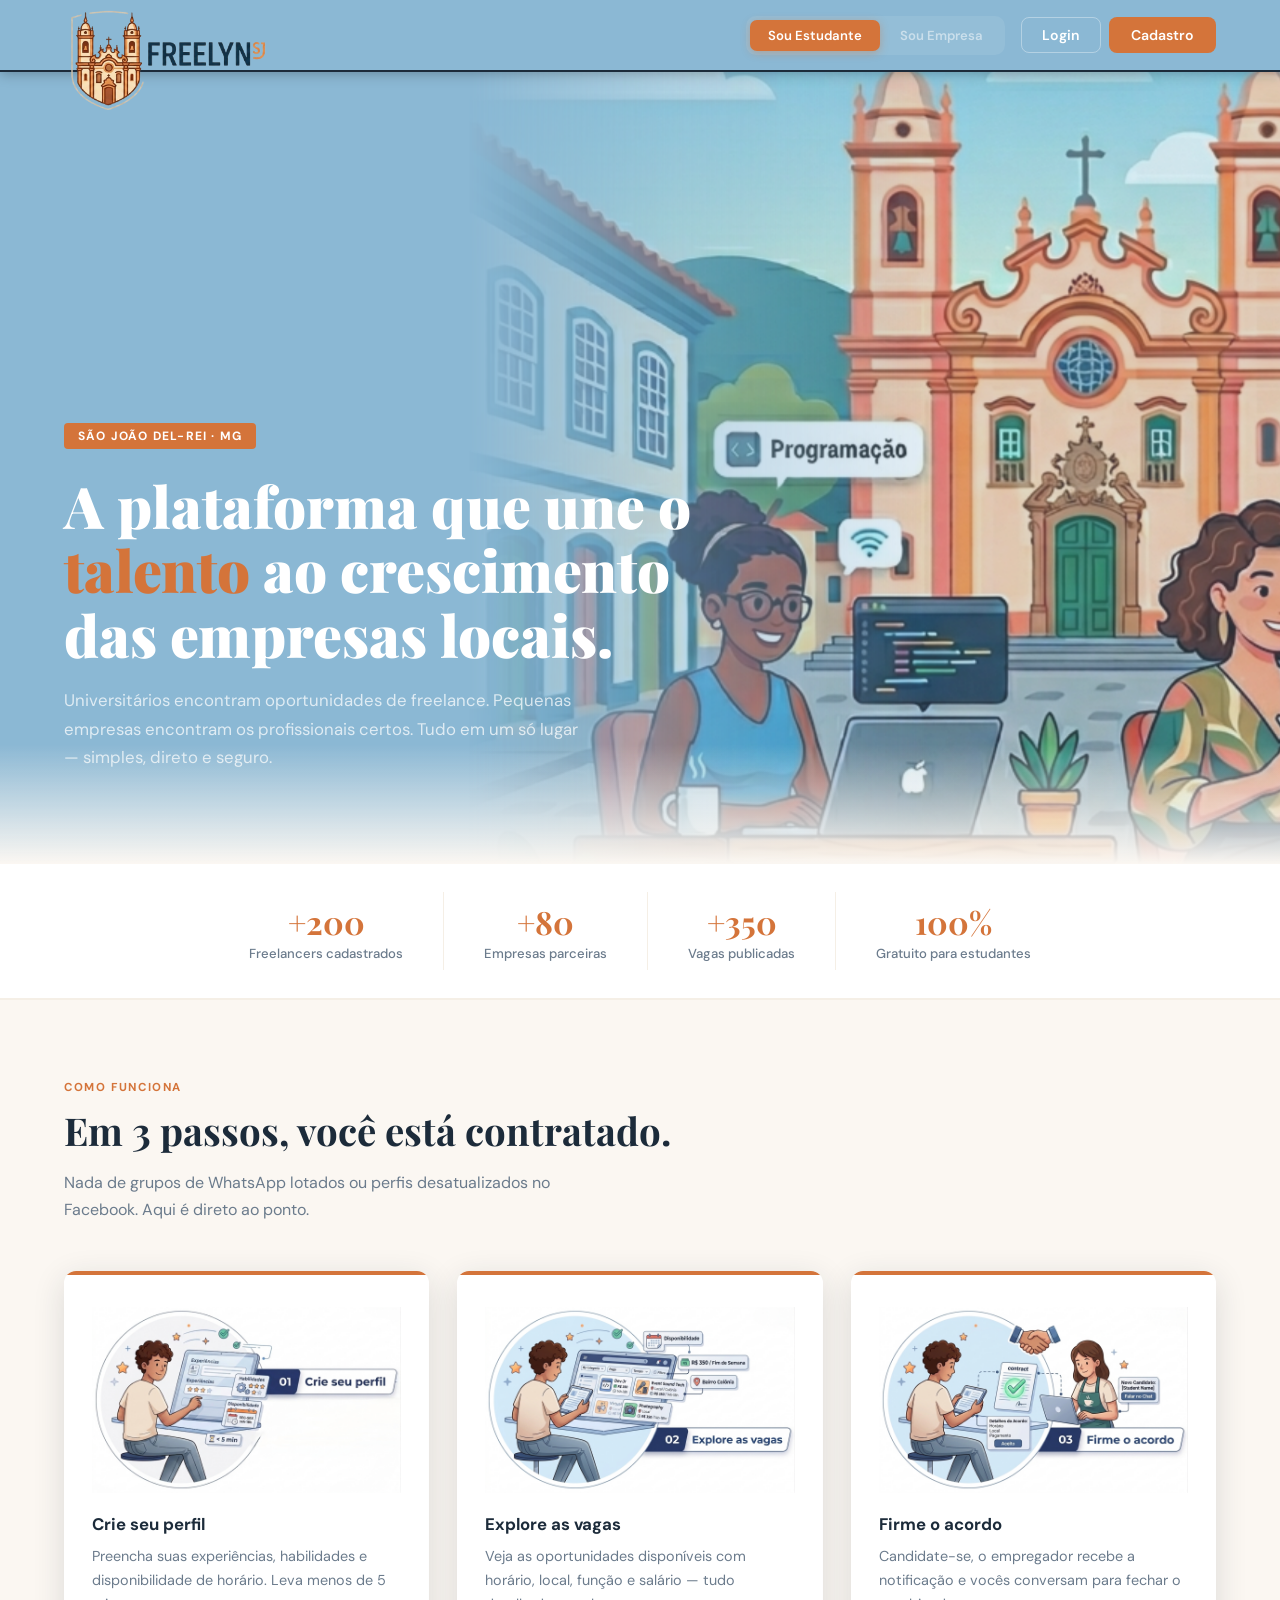
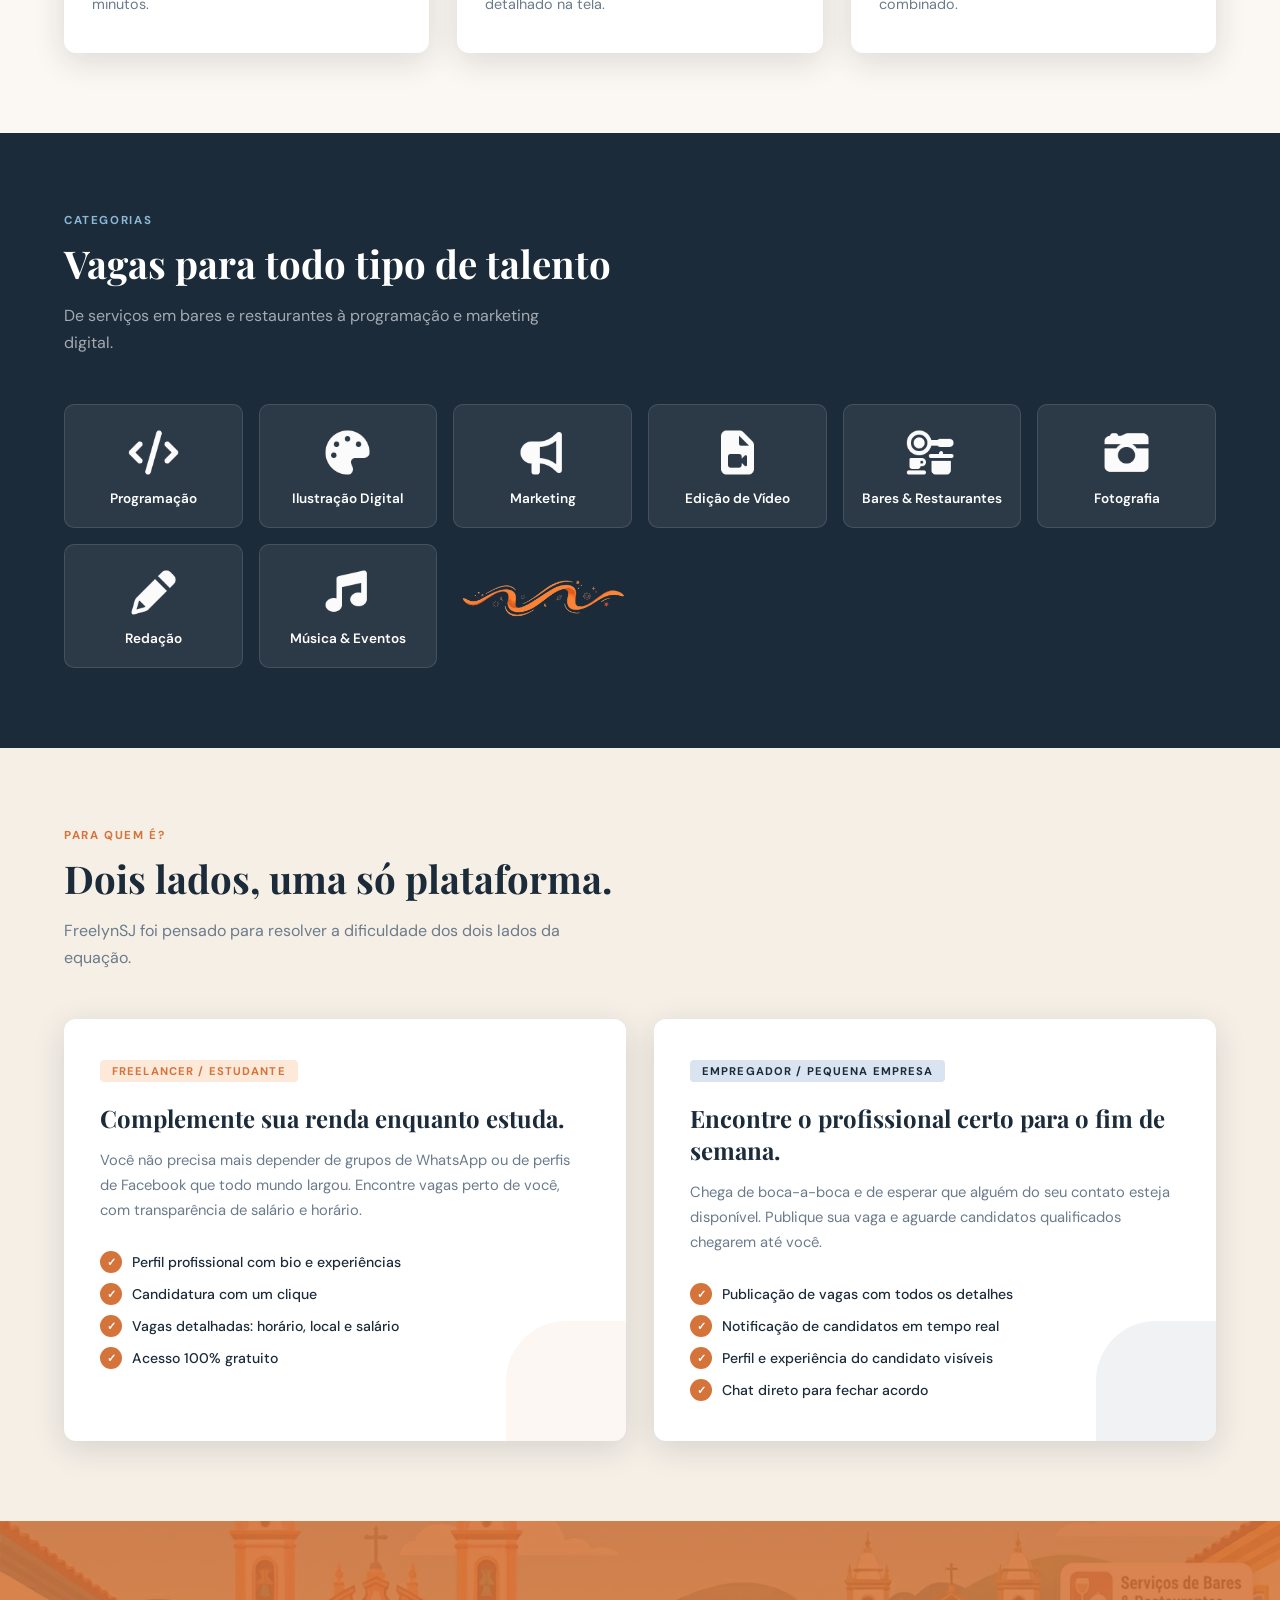
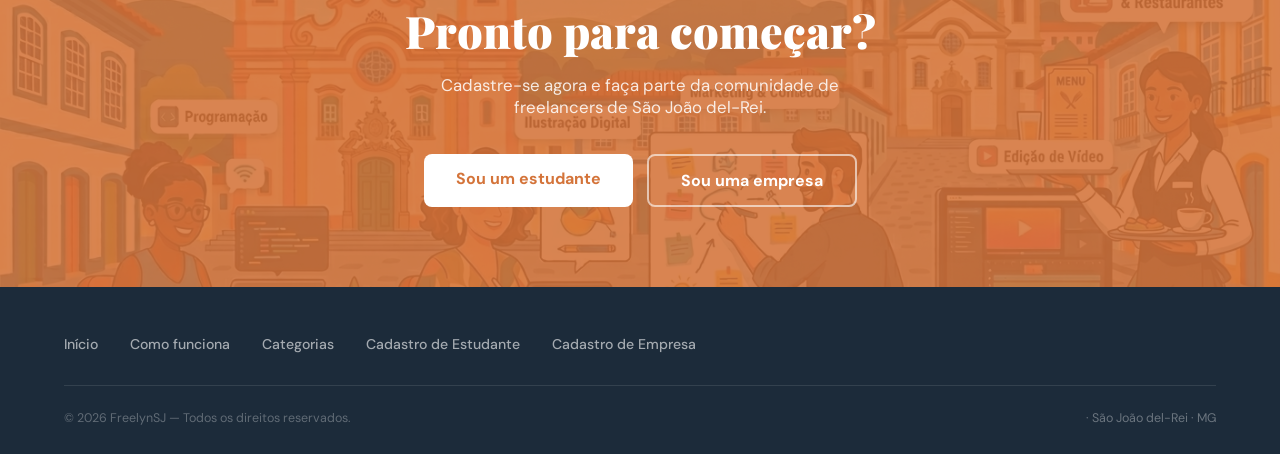
<file: index.html>
<!DOCTYPE html>
<html lang="pt-BR">
<head>
  <meta charset="UTF-8" />
  <meta name="viewport" content="width=device-width, initial-scale=1.0" />
  <title>FreelynSJ — Conectando talentos em São João del-Rei</title>
  
  <!-- Fontes externas do Google Fonts -->
  <link rel="preconnect" href="https://fonts.googleapis.com" />
  <link rel="preconnect" href="https://fonts.gstatic.com" crossorigin />
  <link href="https://fonts.googleapis.com/css2?family=Playfair+Display:wght@700;900&family=DM+Sans:wght@300;400;500;600&display=swap" rel="stylesheet" />
  <link rel="stylesheet" href="style.css">
</head>
<body>

  <!-- Barra de Navegação Superior -->
  <nav>
    <a class="nav-logo" href="#"><img src="assets\logosj.png" alt="FreelynSJ" /></a>
    
    <!-- Agrupa os seletores e botões de autenticação -->
    <div class="nav-actions">
      
      <!-- Alternador de Abas Dinâmico -->
      <div class="nav-tabs">
        <div class="nav-tab active" data-type="estudante">Sou Estudante</div>
        <div class="nav-tab" data-type="empresa">Sou Empresa</div>
      </div> <!-- /fim .nav-tabs -->
      
      <!-- Botões de Login e Cadastro -->
      <div class="nav-auth">
        <a href="#" id="nav-login"    class="btn btn-outline-light">Login</a>
        <a href="#" id="nav-cadastro" class="btn btn-orange">Cadastro</a>
      </div> <!-- /fim .nav-auth -->

      <!-- scripts unificados no final do body -->
      
    </div> <!-- /fim .nav-actions -->
  </nav> <!-- /fim nav -->

  <!-- Seção Principal de Boas-vindas (Hero) -->
  <section class="hero">
    <img class="hero-bg-image" src="assets\bgsj.png" alt="São João del-Rei" />
    
    <!-- Textos informativos da chamada inicial -->
    <div class="hero-content">
      <span class="hero-eyebrow">São João del-Rei · MG</span>
      <h1>A plataforma que une o <em>talento</em> ao crescimento das empresas locais.</h1>
      <p>Universitários encontram oportunidades de freelance. Pequenas empresas encontram os profissionais certos. Tudo em um só lugar — simples, direto e seguro.</p>
    </div> <!-- /fim .hero-content -->
  </section> <!-- /fim .hero -->

  <!-- Barra com Métricas e Dados da plataforma -->
  <div class="stats-bar">
    <div class="stat-item">
      <div class="stat-number">+200</div>
      <div class="stat-label">Freelancers cadastrados</div>
    </div> <!-- /fim .stat-item -->
    
    <div class="stat-item">
      <div class="stat-number">+80</div>
      <div class="stat-label">Empresas parceiras</div>
    </div> <!-- /fim .stat-item -->
    
    <div class="stat-item">
      <div class="stat-number">+350</div>
      <div class="stat-label">Vagas publicadas</div>
    </div> <!-- /fim .stat-item -->
    
    <div class="stat-item">
      <div class="stat-number">100%</div>
      <div class="stat-label">Gratuito para estudantes</div>
    </div> <!-- /fim .stat-item -->
  </div> <!-- /fim .stats-bar -->

  <!-- Seção Passo a Passo descritivo -->
  <section class="how">
    <div style="max-width:1200px;margin:0 auto;">
      <p class="section-label">Como funciona</p>
      <h2 class="section-title">Em 3 passos, você está contratado.</h2>
      <p class="section-sub">Nada de grupos de WhatsApp lotados ou perfis desatualizados no Facebook. Aqui é direto ao ponto.</p>
      
      <!-- Grid dos 3 passos do usuário -->
      <div class="how-grid">
        <div class="how-card">
          <img src="assets\etapa01.png" alt="Ilustração de perfil" class="how-illustration">
          <h3>Crie seu perfil</h3>
          <p>Preencha suas experiências, habilidades e disponibilidade de horário. Leva menos de 5 minutos.</p>
        </div> <!-- /fim .how-card -->
        
        <div class="how-card">
          <img src="assets\etapa02.png" alt="Ilustração de perfil" class="how-illustration">
          <h3>Explore as vagas</h3>
          <p>Veja as oportunidades disponíveis com horário, local, função e salário — tudo detalhado na tela.</p>
        </div> <!-- /fim .how-card -->
        
        <div class="how-card">
          <img src="assets\etapa03.png" alt="Ilustração de perfil" class="how-illustration">
          <h3>Firme o acordo</h3>
          <p>Candidate-se, o empregador recebe a notificação e vocês conversam para fechar o combinado.</p>
        </div> <!-- /fim .how-card -->
      </div> <!-- /fim .how-grid -->
      
    </div> <!-- /fim div interna de largura máxima -->
  </section> <!-- /fim .how -->

  <!-- Seção das Categorias de Atuação -->
  <section class="categories">
    <div style="max-width:1200px;margin:0 auto;">
    
      <p class="section-label">Categorias</p>
      <h2 class="section-title">Vagas para todo tipo de talento</h2>
      <p class="section-sub">De serviços em bares e restaurantes à programação e marketing digital.</p>
      
      <!-- Grid exibindo os blocos de nichos de trabalho -->
      <div class="cat-grid">
        <div class="cat-chip"><div class="cat-icon"><img src="assets\code.png" width="55"/></div><div class="cat-name">Programação</div></div>
        <div class="cat-chip"><div class="cat-icon"><img src="assets\paleta.png" width="55"/></div><div class="cat-name">Ilustração Digital</div></div>
        <div class="cat-chip"><div class="cat-icon"><img src="assets\megaphone.png" width="55"/></div><div class="cat-name">Marketing</div></div>
        <div class="cat-chip"><div class="cat-icon"><img src="assets\video.png" width="55"/></div><div class="cat-name">Edição de Vídeo</div></div>
        <div class="cat-chip"><div class="cat-icon"><img src="assets\kit.png" width="55"/></div><div class="cat-name">Bares & Restaurantes</div></div>
        <div class="cat-chip"><div class="cat-icon"><img src="assets\camera.png" width="55"/></div><div class="cat-name">Fotografia</div></div>
        <div class="cat-chip"><div class="cat-icon"><img src="assets\pen.png" width="55"/></div><div class="cat-name">Redação</div></div>
        <div class="cat-chip"><div class="cat-icon"><img src="assets\music.png" width="55"/></div><div class="cat-name">Música & Eventos</div></div>
      
      <img src="assets\linha.png" class="imglinha" />
      </div> <!-- /fim .cat-grid -->
      
    </div> <!-- /fim div interna de largura máxima -->
  </section> <!-- /fim .categories -->

  <!-- Seção Detalhada dos Perfis Alvo (Estudante vs Empresa) -->
  <section class="for-who">
    <div style="max-width:1200px;margin:0 auto;">
      <p class="section-label">Para quem é?</p>
      <h2 class="section-title">Dois lados, uma só plataforma.</h2>
      <p class="section-sub">FreelynSJ foi pensado para resolver a dificuldade dos dois lados da equação.</p>
      
      <!-- Lado a lado de vantagens para os dois públicos -->
      <div class="for-who-grid">
        
        <!-- Card focado nos Estudantes/Freelancers -->
        <div class="profile-card orange-accent">
          <span class="profile-tag tag-orange">Freelancer / Estudante</span>
          <h3>Complemente sua renda enquanto estuda.</h3>
          <p>Você não precisa mais depender de grupos de WhatsApp ou de perfis de Facebook que todo mundo largou. Encontre vagas perto de você, com transparência de salário e horário.</p>
          <ul class="feature-list">
            <li>Perfil profissional com bio e experiências</li>
            <li>Candidatura com um clique</li>
            <li>Vagas detalhadas: horário, local e salário</li>
            <li>Acesso 100% gratuito</li>
          </ul>
        </div> <!-- /fim .profile-card (estudante) -->
        
        <!-- Card focado nos Empregadores -->
        <div class="profile-card navy-accent">
          <span class="profile-tag tag-navy">Empregador / Pequena Empresa</span>
          <h3>Encontre o profissional certo para o fim de semana.</h3>
          <p>Chega de boca-a-boca e de esperar que alguém do seu contato esteja disponível. Publique sua vaga e aguarde candidatos qualificados chegarem até você.</p>
          <ul class="feature-list">
            <li>Publicação de vagas com todos os detalhes</li>
            <li>Notificação de candidatos em tempo real</li>
            <li>Perfil e experiência do candidato visíveis</li>
            <li>Chat direto para fechar acordo</li>
          </ul>
        </div> <!-- /fim .profile-card (empresa) -->
        
      </div> <!-- /fim .for-who-grid -->
    </div> <!-- /fim div interna de largura máxima -->
  </section> <!-- /fim .for-who -->

  <!-- Banner Inferior de Chamada para Ação Final -->
  <section class="cta-banner">
    <h2>Pronto para começar?</h2>
    <p>Cadastre-se agora e faça parte da comunidade de freelancers de São João del-Rei.</p>
    <div class="cta-group">
      <a href="#" class="btn-white">Sou um estudante</a>
      <a href="#" class="btn-outline-white">Sou uma empresa</a>
    </div> <!-- /fim .cta-group -->
  </section> <!-- /fim .cta-banner -->

  <!-- Rodapé Geral da Página -->
  <footer>
    <div style="max-width:1200px;margin:0 auto;">
      
      <!-- Área superior do rodapé (Links úteis) -->
      <div class="footer-top">
        <div class="footer-links">
          <a href="#">Início</a>
          <a href="#">Como funciona</a>
          <a href="#">Categorias</a>
          <a href="#">Cadastro de Estudante</a>
          <a href="#">Cadastro de Empresa</a>
        </div> <!-- /fim .footer-links -->
      </div> <!-- /fim .footer-top -->
      
      <!-- Área inferior do rodapé (Copyright e localidade) -->
      <div class="footer-bottom">
        <p class="footer-copy">© 2026 FreelynSJ — Todos os direitos reservados.</p>
        <p class="footer-senai">· São João del-Rei · MG</p>
      </div> <!-- /fim .footer-bottom -->
      
    </div> <!-- /fim div interna de largura máxima -->
  </footer> <!-- /fim footer -->

  

  <!-- Modal de Cadastro de Estudante -->
  <div class="modal-overlay" id="modal-cadastro-estudante" role="dialog" aria-modal="true" aria-labelledby="modal-title">
    <div class="modal">
      <button class="modal-close" id="modal-close-btn" aria-label="Fechar">✕</button>
      
      <span class="modal-tag">Freelancer / Estudante</span>
      <h2 id="modal-title">Crie sua conta</h2>
      <p class="modal-subtitle">Preencha os dados abaixo para entrar na comunidade FreelynSJ.</p>
      
      <div class="form-divider"></div>

      <!-- Formulário de cadastro que o PHP ir´´a utilizar-->
        <form id="cadastro-form" action="processa.php" method="POST"> 
          <div class="form-group">
            <label for="campo-nome">Nome completo</label>
            <input type="text" id="campo-nome" name="nomeCadastro" placeholder="Ex.: Maria Fernanda Silva" autocomplete="name" />
          </div>

          <div class="form-row">
            <div class="form-group">
              <label for="campo-cpf">CPF</label>
              <input type="text" id="campo-cpf" name="cpf" placeholder="000.000.000-00" maxlength="14" />
            </div>
            <div class="form-group">
              <label for="campo-usuario">Usuário</label>
              <input type="text" id="campo-usuario" name="usuario" placeholder="@seu_usuario" />
            </div>
          </div>

          <div class="form-group">
            <label for="campo-email">E-mail</label>
            <input type="email" id="campo-email" name="email" placeholder="voce@email.com" autocomplete="email" />
          </div>

          <div class="form-group">
            <label for="campo-senha">Senha</label>
            <input type="password" id="campo-senha" name="senha" placeholder="Mínimo 8 caracteres" />
          </div>

          <button type="submit" class="modal-submit">Criar minha conta →</button>
        </form>

      <p class="modal-login-hint">Já tem conta? <a href="#" id="link-abrir-login">Fazer login</a></p>
    </div>
  </div>

  <!-- ═══════════════════════════════════════════
       Modal de Cadastro — EMPRESA (tema azul)
  ════════════════════════════════════════════════ -->
  <div class="modal-overlay" id="modal-cadastro-empresa" role="dialog" aria-modal="true">
    <div class="modal modal-empresa">
      <button class="modal-close modal-close-empresa" id="modal-close-cadastro-emp" aria-label="Fechar">✕</button>

      <span class="modal-tag modal-tag-empresa">Empregador / Empresa</span>
      <h2>Cadastre sua empresa</h2>
      <p class="modal-subtitle">Comece a publicar vagas e encontrar os freelancers certos para o seu negócio.</p>

      <div class="form-divider form-divider-empresa"></div>

      <form id="cadastro-form-empresa" action="processa_empresa.php" method="POST">
        <div class="form-group">
          <label for="emp-nome">Nome da empresa</label>
          <input type="text" id="emp-nome" name="nomeEmpresa" placeholder="Ex.: Café Central SJdR" autocomplete="organization" />
        </div>
        <div class="form-row">
          <div class="form-group">
            <label for="emp-cnpj">CNPJ</label>
            <input type="text" id="emp-cnpj" name="cnpj" placeholder="00.000.000/0000-00" maxlength="18" />
          </div>
          <div class="form-group">
            <label for="emp-usuario">Usuário</label>
            <input type="text" id="emp-usuario" name="usuario" placeholder="@minha_empresa" />
          </div>
        </div>
        <div class="form-group">
          <label for="emp-email">E-mail comercial</label>
          <input type="email" id="emp-email" name="email" placeholder="contato@empresa.com" autocomplete="email" />
        </div>
        <div class="form-group">
          <label for="emp-senha">Senha</label>
          <input type="password" id="emp-senha" name="senha" placeholder="Mínimo 8 caracteres" />
        </div>
        <div id="erro-cadastro-emp" style="display:none; background:#D9E4F0; border:1.5px solid var(--sky); border-radius:8px; padding:10px 14px; margin-bottom:14px; font-size:.84rem; color:var(--navy); font-weight:600; text-align:center;"></div>
        <button type="submit" class="modal-submit modal-submit-empresa">Cadastrar empresa →</button>
      </form>

      <p class="modal-login-hint modal-login-hint-empresa">
        Já tem conta? <a href="#" id="link-login-de-cad-emp" style="color:var(--sky);">Fazer login</a>
      </p>
    </div>
  </div>

  <!-- ═══════════════════════════════════════════
       Modal de Login — ESTUDANTE (tema laranja)
  ════════════════════════════════════════════════ -->
  <div class="modal-overlay" id="modal-login-estudante" role="dialog" aria-modal="true">
    <div class="modal modal-estudante">
      <button class="modal-close modal-close-estudante" id="fechar-login-estudante" aria-label="Fechar">✕</button>

      <!-- Cabeçalho laranja -->
      <div class="login-header login-header-estudante">
        <div class="divareaest">
          <p class="login-header-label">Área do Freelancer</p>
        </div>
      </div>

     

      <form id="login-form-estudante" action="dashboard_estudante.php" name="estud" method="POST">
        <div class="form-group">
          <label for="login-usuario-est">Usuário ou e-mail</label>
          <input type="text" id="login-usuario-est" name="loginUsuario"
            placeholder="@seu_usuario ou voce@email.com" autocomplete="username" />
        </div>
        <div class="form-group" style="position:relative;">
          <label for="login-senha-est">Senha</label>
          <input type="password" id="login-senha-est" name="loginSenha"
            placeholder="Digite sua senha" autocomplete="current-password" />
          
        </div>
        <div style="text-align:right; margin-top:-6px; margin-bottom:20px;">
          <a href="#" style="font-size:.8rem; color:var(--orange); font-weight:500;">Esqueci minha senha</a>
        </div>
        <div class="login-erro" id="erro-estudante"></div>
        <button class="modal-submit modal-submit-estudante" id="btn-entrar-estudante">Entrar →</button>
      </form>

      <p class="modal-login-hint">
        Não tem conta? <a href="#" id="link-cadastro-de-login">Criar conta grátis</a>
      </p>
    </div>
  </div>

  <!-- ═══════════════════════════════════════════
       Modal de Login — EMPRESA (tema azul)
  ════════════════════════════════════════════════ -->
  <div class="modal-overlay" id="modal-login-empresa" role="dialog" aria-modal="true">
    <div class="modal modal-empresa">
      <button class="modal-close modal-close-empresa" id="fechar-login-empresa" aria-label="Fechar">✕</button>

      <!-- Cabeçalho azul -->
      <div class="divareaem">
        <p class="login-header-label02">Área do Empregador</p>
      </div>

      <!-- Divisória linha.png com tint azul -->
     

      <form id="login-form-empresa" action="dashboard_empresa.php" name="empresa" method="POST"> 
        <div class="form-group">
          <label for="login-usuario-emp">Usuário ou e-mail</label>
          <input type="text" id="login-usuario-emp" name="loginUsuarioEm"
            placeholder="@sua_empresa ou contato@empresa.com" autocomplete="username" />
        </div>
        <div class="form-group" style="position:relative;">
          <label for="login-senha-emp">Senha</label>
          <input type="password" id="login-senha-emp" name="loginSenhaEm"
            placeholder="Digite sua senha" autocomplete="current-password" />
    
        </div>
        <div style="text-align:right; margin-top:-6px; margin-bottom:20px;">
          <a href="#" style="font-size:.8rem; color:var(--sky); font-weight:500;">Esqueci minha senha</a>
        </div>
        <div class="login-erro login-erro-empresa" id="erro-empresa"></div>
        <button class="modal-submit modal-submit-empresa" id="btn-entrar-empresa">Entrar →</button>
      </form>

      <p class="modal-login-hint modal-login-hint-empresa">
        Quer cadastrar sua empresa? <a href="#" style="color:var(--sky);">Fale conosco</a>
      </p>
    </div>
  </div>

  <script>
    // ══════════════════════════════════════════════════════════════
    // Script unificado — navbar + cadastro + login estudante/empresa
    // ══════════════════════════════════════════════════════════════

    const tabs              = document.querySelectorAll('.nav-tab');
    const btnLogin          = document.getElementById('nav-login');
    const btnCadastro       = document.getElementById('nav-cadastro');
    const overlayCadEst     = document.getElementById('modal-cadastro-estudante');
    const overlayCadEmp     = document.getElementById('modal-cadastro-empresa');
    const overlayLoginEst   = document.getElementById('modal-login-estudante');
    const overlayLoginEmp   = document.getElementById('modal-login-empresa');
    const todosOverlays     = [overlayCadEst, overlayCadEmp, overlayLoginEst, overlayLoginEmp];

    // Efeito visual nas abas da navbar
    tabs.forEach(tab => {
      tab.addEventListener('click', () => {
        tabs.forEach(t => {
          t.classList.remove('active');
          t.style.removeProperty('--tab-color');
          t.style.removeProperty('--tab-shadow');
        });
        tab.classList.add('active');

        // Muda cor da aba e do botão Cadastro conforme perfil selecionado
        const tipo = tab.dataset.type;
        if (tipo === 'empresa') {
          tab.style.setProperty('--tab-color', 'var(--navy)');
          tab.style.setProperty('--tab-shadow', 'rgba(28,43,58,.35)');
          btnCadastro.style.background = 'var(--navy)';
          btnCadastro.style.boxShadow  = '0 4px 14px rgba(28,43,58,.35)';
        } else {
          tab.style.setProperty('--tab-color', 'var(--orange)');
          tab.style.setProperty('--tab-shadow', 'rgba(212,116,58,.35)');
          btnCadastro.style.background = 'var(--orange)';
          btnCadastro.style.boxShadow  = '0 4px 14px rgba(212,116,58,.35)';
        }

        [btnLogin, btnCadastro].forEach(btn => {
          btn.style.transform = 'scale(1.07)';
          setTimeout(() => { btn.style.transform = ''; }, 180);
        });
      });
    });

    // Máscara de CPF
    document.getElementById('campo-cpf').addEventListener('input', function () {
      let v = this.value.replace(/\D/g, '').slice(0, 11);
      if (v.length > 9)      v = v.replace(/(\d{3})(\d{3})(\d{3})(\d{1,2})/, '$1.$2.$3-$4');
      else if (v.length > 6) v = v.replace(/(\d{3})(\d{3})(\d{1,3})/, '$1.$2.$3');
      else if (v.length > 3) v = v.replace(/(\d{3})(\d{1,3})/, '$1.$2');
      this.value = v;
    });

    // Máscara de CNPJ
    document.getElementById('emp-cnpj').addEventListener('input', function () {
      let v = this.value.replace(/\D/g, '').slice(0, 14);
      if (v.length > 12)     v = v.replace(/(\d{2})(\d{3})(\d{3})(\d{4})(\d{1,2})/, '$1.$2.$3/$4-$5');
      else if (v.length > 8) v = v.replace(/(\d{2})(\d{3})(\d{3})(\d{1,4})/, '$1.$2.$3/$4');
      else if (v.length > 5) v = v.replace(/(\d{2})(\d{3})(\d{1,3})/, '$1.$2.$3');
      else if (v.length > 2) v = v.replace(/(\d{2})(\d{1,3})/, '$1.$2');
      this.value = v;
    });

    // Fechar todos os modais
    function fecharTodos() {
      todosOverlays.forEach(o => o.classList.remove('active'));
      document.body.style.overflow = '';
    }

    // Abre o cadastro correto conforme aba ativa
    function abrirCadastroPorAba() {
      const tipo = document.querySelector('.nav-tab.active')?.dataset.type ?? 'estudante';
      fecharTodos();
      if (tipo === 'empresa') {
        overlayCadEmp.classList.add('active');
        document.getElementById('cadastro-form-empresa').reset();
        document.getElementById('erro-cadastro-emp').style.display = 'none';
      } else {
        overlayCadEst.classList.add('active');
        document.getElementById('cadastro-form').reset();
      }
      document.body.style.overflow = 'hidden';
    }

    // Abre o login correto conforme aba ativa
    function abrirLoginPorAba() {
      const tipo = document.querySelector('.nav-tab.active')?.dataset.type ?? 'estudante';
      fecharTodos();
      if (tipo === 'empresa') {
        overlayLoginEmp.classList.add('active');
        resetarLoginEmpresa();
      } else {
        overlayLoginEst.classList.add('active');
        resetarLoginEstudante();
      }
      document.body.style.overflow = 'hidden';
    }

    function resetarLoginEstudante() {
      document.getElementById('login-usuario-est').value = '';
      document.getElementById('login-senha-est').value   = '';
      document.getElementById('login-senha-est').type    = 'password';
      document.querySelector('[data-target="login-senha-est"]').textContent = 'mostrar';
      const e = document.getElementById('erro-estudante');
      e.textContent = ''; e.style.display = 'none';
    }

    function resetarLoginEmpresa() {
      document.getElementById('login-usuario-emp').value = '';
      document.getElementById('login-senha-emp').value   = '';
      document.getElementById('login-senha-emp').type    = 'password';
      document.querySelector('[data-target="login-senha-emp"]').textContent = 'mostrar';
      const e = document.getElementById('erro-empresa');
      e.textContent = ''; e.style.display = 'none';
    }

    // Botões da navbar
    btnLogin.addEventListener('click',    ev => { ev.preventDefault(); abrirLoginPorAba(); });
    btnCadastro.addEventListener('click', ev => { ev.preventDefault(); abrirCadastroPorAba(); });

    // Fechar com X
    document.getElementById('modal-close-btn').addEventListener('click', fecharTodos);
    document.getElementById('modal-close-cadastro-emp').addEventListener('click', fecharTodos);
    document.getElementById('fechar-login-estudante').addEventListener('click', fecharTodos);
    document.getElementById('fechar-login-empresa').addEventListener('click', fecharTodos);

    // Fechar ao clicar fora
    todosOverlays.forEach(o => o.addEventListener('click', ev => { if (ev.target === o) fecharTodos(); }));

    // Fechar com ESC
    document.addEventListener('keydown', ev => { if (ev.key === 'Escape') fecharTodos(); });

    // Links cruzados
    document.getElementById('link-abrir-login').addEventListener('click', ev => {
      ev.preventDefault(); fecharTodos();
      overlayLoginEst.classList.add('active');
      document.body.style.overflow = 'hidden';
      resetarLoginEstudante();
    });
    document.getElementById('link-cadastro-de-login').addEventListener('click', ev => {
      ev.preventDefault(); fecharTodos();
      overlayCadEst.classList.add('active');
      document.getElementById('cadastro-form').reset();
      document.body.style.overflow = 'hidden';
    });
    document.getElementById('link-login-de-cad-emp').addEventListener('click', ev => {
      ev.preventDefault(); fecharTodos();
      overlayLoginEmp.classList.add('active');
      document.body.style.overflow = 'hidden';
      resetarLoginEmpresa();
    });

    // Mostrar / ocultar senha
    document.querySelectorAll('.toggle-senha').forEach(btn => {
      btn.addEventListener('click', function () {
        const input = document.getElementById(this.dataset.target);
        if (input.type === 'password') { input.type = 'text';     this.textContent = 'ocultar'; }
        else                           { input.type = 'password'; this.textContent = 'mostrar'; }
      });
    });

    // ══════════════════════════════════════════════════════════
    // Submissão: Login Estudante → dashboard_estudante.php via POST
    // ══════════════════════════════════════════════════════════
    document.getElementById('btn-entrar-estudante').addEventListener('click', function () {
      const usuario = document.getElementById('login-usuario-est').value.trim();
      const senha   = document.getElementById('login-senha-est').value;
      const erro    = document.getElementById('erro-estudante');

      if (!usuario || !senha) {
        erro.textContent = 'Preencha o usuário/e-mail e a senha.';
        erro.style.display = 'block'; return;
      
      } else if (usuario !== "Maria" || senha !== "123456" ) {
        erro.textContent = 'Dados Incorretos!';
        erro.style.display = 'block'; return;
      }
      erro.style.display = 'none';
      
      const form = document.createElement('form');
      form.method = 'POST'; form.action = 'dashboard_estudante.php';
      [['loginUsuario', usuario], ['loginSenha', senha]].forEach(([n, v]) => {
        const i = document.createElement('input'); i.type = 'hidden'; i.name = n; i.value = v; form.appendChild(i);
      });
      document.body.appendChild(form); form.submit();
    });

    // ══════════════════════════════════════════════════════════===
    // Submissão: Login Empresa → dashboard_empresa.php via POST
    // ══════════════════════════════════════════════════════════===
    document.getElementById('btn-entrar-empresa').addEventListener('click', function () {
      const usuario = document.getElementById('login-usuario-emp').value.trim();
      const senha   = document.getElementById('login-senha-emp').value;
      const erro    = document.getElementById('erro-empresa');

      if (!usuario || !senha) {
        erro.textContent = 'Preencha o usuário/e-mail e a senha.';
        erro.style.display = 'block'; return;
      
      } else if (usuario !== "MinasFood" || senha !== "123456" ) {
        erro.textContent = 'Dados Incorretos!';
        erro.style.display = 'block'; return;
      }
      erro.style.display = 'none';
      
      const form = document.createElement('form');
      form.method = 'POST'; form.action = 'dashboard_empresa.php';
      [['loginUsuario', usuario], ['loginSenha', senha]].forEach(([n, v]) => {
        const i = document.createElement('input'); i.type = 'hidden'; i.name = n; i.value = v; form.appendChild(i);
      });
      document.body.appendChild(form); form.submit();
    });

  </script>

</body>
</html>
</file>
<file: style.css>
:root {
      --navy:      #1C2B3A;
      --orange:    #D4743A;
      --sand:      #F5EFE6;
      --terracota: #B5513C;
      --sky:       #8BB8D4;
      --cream:     #FBF7F2;
      --white:     #FFFFFF;
      --text:      #1C2B3A;
      --muted:     #6B7B8C;
      --radius:    12px;
      --shadow:    0 8px 32px rgba(28,43,58,.14);
    }

    /* ── Reset e Configurações Base do Navegador ── */
    *, *::before, *::after { box-sizing: border-box; margin: 0; padding: 0; }
    html { scroll-behavior: smooth; }
    body {
      font-family: 'DM Sans', sans-serif;
      background: var(--cream);
      color: var(--text);
      overflow-x: hidden;
    }
    img { display: block; max-width: 100%; }
    a  { text-decoration: none; color: inherit; }

    /* ── Estilização do Topo (Navbar Fixa) ── */
    nav {
      position: sticky; top: 0; z-index: 100;
      background: var(--sky);
      padding: 0 5%;
      display: flex; align-items: center; justify-content: space-between;
      height: 72px;
      box-shadow: 0 2px 12px rgba(0,0,0,.25);
      border-bottom: solid 2px var(--navy);
    }
    .nav-logo img { 
      height: 110px; 
      position: relative;
      top: 25px; 
      z-index: 101; 
      transition: transform 0.2s ease;
    }
    .nav-actions { display: flex; align-items: center; gap: 16px; }

    /* ── Alternador de abas (Estudante / Empresa) ── */
    .nav-tabs {
      display: flex;
      background: rgba(255,255,255,.08);
      border-radius: 10px;
      padding: 4px;
      gap: 2px;
    }
    .nav-tab {
      padding: 7px 18px;
      border-radius: 7px;
      font-size: .82rem; font-weight: 600;
      color: rgba(255,255,255,.5);
      cursor: pointer;
      transition: all .2s;
      user-select: none;
      white-space: nowrap;
    }
    .nav-tab:hover { color: rgba(255,255,255,.85); }
    .nav-tab.active {
      background: var(--tab-color, var(--orange));
      color: var(--white);
      box-shadow: 0 2px 8px var(--tab-shadow, rgba(212,116,58,.4));
    }

    /* ── Botões de Ação (Login e Cadastro) ── */
    .nav-auth { display: flex; gap: 8px; align-items: center; }
    .btn {
      display: inline-flex; align-items: center; justify-content: center;
      border-radius: 8px; font-family: 'DM Sans', sans-serif;
      font-weight: 600; cursor: pointer; transition: all .2s;
      white-space: nowrap;
    }
    .btn-outline-light {
      border: 1.5px solid rgba(255,255,255,.35);
      color: var(--white); background: transparent;
      padding: 8px 20px; font-size: .88rem;
    }
    .btn-outline-light:hover { background: rgba(255,255,255,.1); border-color: var(--white); }

    .btn-orange {
      background: var(--orange); color: var(--white);
      padding: 9px 22px; font-size: .88rem; border: none;
      transition: background .25s, box-shadow .25s, transform .2s;
    }
    .btn-orange:hover { background: var(--terracota); transform: translateY(-1px); box-shadow: 0 4px 14px rgba(212,116,58,.45); }

    .btn-navy {
      background: var(--navy); color: var(--white);
      padding: 14px 32px; font-size: 1rem; border: none;
    }
    .btn-navy:hover { background: #263e54; transform: translateY(-1px); }

    .nav-context-label {
      font-size: .7rem; font-weight: 600; letter-spacing: .07em;
      color: rgba(255,255,255,.38); text-transform: uppercase;
      text-align: right; line-height: 1;
      transition: opacity .2s;
    }

    /* ── Bloco de Apresentação (Hero Section) ── */
    .hero {
      position: relative; overflow: hidden;
      background: var(--sky);
      padding: 80px 5% 0;
      min-height: 88vh;
      display: flex; flex-direction: column; justify-content: flex-end;
    }
    .hero-content {
      position: relative; z-index: 2;
      max-width: 680px;
      padding-bottom: 56px;
    }
    .hero-eyebrow {
      display: inline-block;
      background: var(--orange); color: var(--white);
      font-size: .75rem; font-weight: 700; letter-spacing: .1em;
      text-transform: uppercase; padding: 5px 14px; border-radius: 4px;
      margin-bottom: 24px;
    }
    .hero h1 {
      font-family: 'Playfair Display', serif;
      font-size: clamp(2rem, 4.5vw, 3.6rem);
      font-weight: 900;
      line-height: 1.12;
      color: var(--white);
      margin-bottom: 20px;
    }
    .hero h1 em { color: var(--orange); font-style: normal; }
    .hero p {
      font-size: 1.05rem; line-height: 1.7;
      color: rgba(255,255,255,.72);
      max-width: 520px;
      margin-bottom: 36px;
    }
    .hero-cta { display: flex; gap: 14px; flex-wrap: wrap; }

    /* Imagem de fundo da seção Hero */
    .hero-bg-image {
      position: absolute; right: 0; bottom: 0;
      width: 62%; height: 110%; 
      object-fit: cover; object-position: left center;
      mask-image: linear-gradient(to right, transparent 0%, rgba(0,0,0,.6) 25%, black 55%);
      -webkit-mask-image: linear-gradient(to right, transparent 0%, rgba(0,0,0,.6) 25%, black 55%);
      opacity: 0.75; 
      transform: translate(0px, 0px) scale(1.05);
      transition: opacity 0.6s ease, transform 0.12s ease-out;
      will-change: transform, opacity;
    }
    .hero::after {
      content: '';
      position: absolute; bottom: 0; left: 0; right: 0;
      height: 120px;
      background: linear-gradient(to bottom, transparent, var(--cream));
      z-index: 3;
    }

    /* ── Barra de Estatísticas ── */
    .stats-bar {
      background: var(--white);
      border-bottom: 2px solid var(--sand);
      padding: 28px 5%;
      display: flex; justify-content: center; gap: 0;
      flex-wrap: wrap;
      
    }
    .stat-item {
      text-align: center; padding: 8px 40px;
      border-right: 1px solid var(--sand);
    }
    .stat-item:last-child { border-right: none; }
    .stat-number {
      font-family: 'Playfair Display', serif;
      font-size: 2rem; font-weight: 700; color: var(--orange);
    }
    .stat-label { font-size: .82rem; color: var(--muted); margin-top: 2px; font-weight: 500; }

    /* ── Estilos Compartilhados de Títulos de Seção ── */
    section { padding: 80px 5%; }
    .section-label {
      font-size: .72rem; font-weight: 700; letter-spacing: .14em;
      text-transform: uppercase; color: var(--orange);
      margin-bottom: 12px;
    }
    .section-title {
      font-family: 'Playfair Display', serif;
      font-size: clamp(1.6rem, 3vw, 2.4rem);
      font-weight: 700; line-height: 1.2;
      color: var(--navy);
      margin-bottom: 16px;
    }
    .section-sub {
      font-size: 1rem; color: var(--muted); line-height: 1.7;
      max-width: 520px;
    }

    /* ── Seção: Como Funciona (Grid de Cards numéricos) ── */
    .how { background: var(--cream); }
    .how-grid {
      display: grid;
      grid-template-columns: repeat(auto-fit, minmax(220px, 1fr));
      gap: 28px;
      margin-top: 48px;
    }
    .how-card {
      background: var(--white);
      border-radius: var(--radius);
      padding: 36px 28px;
      box-shadow: var(--shadow);
      position: relative;
      overflow: hidden;
      transition: transform .25s, box-shadow .25s;
    }
    .how-card:hover { transform: translateY(-4px); box-shadow: 0 16px 40px rgba(28,43,58,.15); }
    .how-card::before {
      content: '';
      position: absolute; top: 0; left: 0; right: 0;
      height: 4px; background: var(--orange);
    }
    .how-number {
      font-family: 'Playfair Display', serif;
      font-size: 3.5rem; font-weight: 900;
      color: var(--orange); line-height: 1;
      margin-bottom: 16px;
    }
    .how-card h3 { font-size: 1.05rem; font-weight: 700; margin-bottom: 10px; color: var(--navy); }
    .how-card p { font-size: .9rem; color: var(--muted); line-height: 1.65; }

    /* ── Seção: Categorias de Vagas (Chips em Grid) ── */
    .categories { background: var(--navy); }
    .categories .section-title { color: var(--white); }
    .categories .section-label { color: var(--sky); }
    .categories .section-sub { color: rgba(255,255,255,.6); }
    .cat-grid {
      display: grid;
      grid-template-columns: repeat(auto-fill, minmax(160px, 1fr));
      gap: 16px;
      margin-top: 48px;
    }
    .cat-chip {
      background: rgba(255,255,255,.07);
      border: 1px solid rgba(255,255,255,.12);
      border-radius: 10px;
      padding: 20px 18px;
      text-align: center;
      cursor: pointer;
      transition: all .2s;
    }
    .cat-chip:hover {
      background: var(--orange);
      border-color: var(--orange);
      transform: translateY(-2px);
    }
    .cat-icon { font-size: 1.8rem; margin-bottom: 10px; justify-content: center; align-items: center; display: flex;}
    .cat-name { font-size: .85rem; font-weight: 600; color: var(--white); }

    /* ── Seção: Para Quem É (Cards comparativos com listas de checks) ── */
    .for-who { background: var(--sand); }
    .for-who-grid {
      display: grid; grid-template-columns: 1fr 1fr;
      gap: 28px; margin-top: 48px;
    }
    .profile-card {
      background: var(--white);
      border-radius: var(--radius);
      padding: 40px 36px;
      box-shadow: var(--shadow);
      position: relative; overflow: hidden;
    }
    .profile-card.orange-accent::after {
      content: ''; position: absolute; bottom: 0; right: 0;
      width: 120px; height: 120px; background: var(--orange); opacity: .06;
      border-radius: 50% 0 0 0;
    }
    .profile-card.navy-accent::after {
      content: ''; position: absolute; bottom: 0; right: 0;
      width: 120px; height: 120px; background: var(--navy); opacity: .06;
      border-radius: 50% 0 0 0;
    }
    .profile-tag {
      display: inline-block;
      font-size: .7rem; font-weight: 700; letter-spacing: .1em;
      text-transform: uppercase; padding: 4px 12px; border-radius: 4px;
      margin-bottom: 20px;
    }
    .tag-orange { background: #FDE9D9; color: var(--orange); }
    .tag-navy   { background: #D9E4F0; color: var(--navy); }
    .profile-card h3 {
      font-family: 'Playfair Display', serif;
      font-size: 1.5rem; font-weight: 700;
      color: var(--navy); margin-bottom: 14px;
    }
    .profile-card p { font-size: .92rem; color: var(--muted); line-height: 1.7; margin-bottom: 28px; }
    .feature-list { list-style: none; display: flex; flex-direction: column; gap: 10px; }
    .feature-list li {
      display: flex; align-items: center; gap: 10px;
      font-size: .88rem; color: var(--text); font-weight: 500;
    }
    .feature-list li::before {
      content: '✓';
      display: inline-flex; align-items: center; justify-content: center;
      width: 22px; height: 22px; border-radius: 50%;
      background: var(--orange); color: var(--white);
      font-size: .7rem; font-weight: 800; flex-shrink: 0;
    }
    

    /* ── Banner de Chamada para Ação Final (CTA) ── */
    .cta-banner {
      position: relative; overflow: hidden;
      padding: 80px 5%;
      background: var(--orange);
      text-align: center;
    }
    .cta-banner::before {
      content: ''; position: absolute; inset: 0;
      background: url('assets/bgsj.png') center/cover no-repeat; opacity: .12;
    }
    .cta-banner h2 {
      font-family: 'Playfair Display', serif;
      font-size: clamp(1.8rem, 3.5vw, 3rem);
      color: var(--white); font-weight: 900;
      position: relative; z-index: 1; margin-bottom: 14px;
    }
    .cta-banner p {
      color: rgba(255,255,255,.85); font-size: 1.05rem;
      position: relative; z-index: 1; margin-bottom: 36px;
      max-width: 480px; margin-inline: auto;
    }
    .cta-group { display: flex; gap: 14px; justify-content: center; flex-wrap: wrap; position: relative; z-index: 1; }
    
    .btn-white {
      background: var(--white); color: var(--orange);
      padding: 14px 32px; font-size: 1rem; border: none;
      border-radius: 8px; font-weight: 700; cursor: pointer;
      transition: all .2s;
    }
    .btn-white:hover { transform: translateY(-2px); box-shadow: 0 8px 24px rgba(0,0,0,.2); }
    
    .btn-outline-white {
      background: transparent; color: var(--white);
      padding: 14px 32px; font-size: 1rem;
      border: 2px solid rgba(255,255,255,.6);
      border-radius: 8px; font-weight: 700; cursor: pointer;
      transition: all .2s;
    }
    .btn-outline-white:hover { border-color: var(--white); background: rgba(255,255,255,.1); }

    /* ── Rodapé (Footer) ── */
    footer { background: var(--navy); padding: 48px 5% 28px; }
    .footer-top {
      display: flex; align-items: center; justify-content: space-between;
      flex-wrap: wrap; gap: 24px; padding-bottom: 32px;
      border-bottom: 1px solid rgba(255,255,255,.1);
    }
    .footer-logo img { height: 70px; }
    .footer-tagline { font-size: .85rem; color: rgba(255,255,255,.45); margin-top: 6px; }
    .footer-links { display: flex; gap: 32px; flex-wrap: wrap; }
    .footer-links a { font-size: .88rem; color: rgba(255,255,255,.6); font-weight: 500; transition: color .2s; }
    .footer-links a:hover { color: var(--orange); }
    .footer-bottom {
      padding-top: 24px;
      display: flex; align-items: center; justify-content: space-between;
      flex-wrap: wrap; gap: 12px;
    }
    .footer-copy { font-size: .78rem; color: rgba(255,255,255,.3); }
    .footer-senai {
      font-size: .78rem; color: rgba(255,255,255,.35);
      display: flex; align-items: center; gap: 6px;
    }
    .footer-senai span { color: var(--orange); font-weight: 700; }

    /* ── Responsividade (Ajustes para Tablets e Smartphones) ── */
    @media (max-width: 768px) {
      .hero-bg-image { width: 100%; mask-image: linear-gradient(to bottom, transparent, rgba(0,0,0,.4) 40%, black); -webkit-mask-image: linear-gradient(to bottom, transparent, rgba(0,0,0,.4) 40%, black); opacity: .35; }
      .for-who-grid { grid-template-columns: 1fr; }
      .stat-item { padding: 8px 20px; }
      .nav-tab { padding: 6px 12px; font-size: .76rem; }
    }
    @media (max-width: 480px) {
      nav { padding: 0 4%; }
      .nav-logo img { height: 36px; }
      .nav-tab { padding: 5px 10px; font-size: .72rem; }
      .btn-outline-light { padding: 7px 12px; font-size: .8rem; }
      .btn-orange        { padding: 7px 14px; font-size: .8rem; }
    }

/* ── Modal de Cadastro de Estudante ── */
.modal-overlay {
  position: fixed; inset: 0; z-index: 999;
  background: rgba(28, 43, 58, 0.72);
  backdrop-filter: blur(6px);
  -webkit-backdrop-filter: blur(6px);
  display: flex; align-items: center; justify-content: center;
  padding: 20px;
  opacity: 0; pointer-events: none;
  transition: opacity .3s ease;
}
.modal-overlay.active {
  opacity: 1; pointer-events: all;
}

.modal{
  background: var(--white);
  border-radius: 20px;
  padding: 25px 35px; /* Reduzido de 48px/44px para 25px/35px */
  width: 100%; 
  max-width: 460px;
  position: relative;
  transform: translateY(24px) scale(.97);
  transition: transform .35s cubic-bezier(.34,1.56,.64,1);
  overflow: hidden; /* Garante que não haja scroll */
}
  
.modal-overlay.active .modal {
  transform: translateY(0) scale(1);
}

.modal-close {
  position: absolute; top: 18px; right: 20px;
  background: var(--sand); border: none;
  width: 36px; height: 36px; border-radius: 50%;
  font-size: 1.1rem; cursor: pointer;
  display: flex; align-items: center; justify-content: center;
  color: var(--muted); transition: all .2s;
}
.modal-close:hover { background: var(--orange); color: var(--white); }

.modal-tag {
  display: inline-block;
  font-size: .7rem; font-weight: 700; letter-spacing: .1em;
  text-transform: uppercase; padding: 4px 12px; border-radius: 4px;
  background: #FDE9D9; color: var(--orange);
  margin-bottom: 16px;
}

.modal h2 {
  font-family: 'Playfair Display', serif;
  font-size: 1.65rem; font-weight: 900;
  color: var(--navy); margin-bottom: 6px;
}
.modal-subtitle {
  font-size: .88rem; color: var(--muted); margin-bottom: 32px; line-height: 1.55;
}

.form-group { 
  margin-bottom: 12px; /* Reduzido de 18px para 12px */
}
.form-group label {
  display: block; font-size: .78rem; font-weight: 700;
  color: var(--navy); margin-bottom: 7px; letter-spacing: .03em;
  text-transform: uppercase;
}
.form-group input {
  width: 100%; padding: 12px 16px;
  border: 1.5px solid #E2E8F0;
  border-radius: 10px;
  font-family: 'DM Sans', sans-serif;
  font-size: .92rem; color: var(--text);
  background: var(--cream);
  transition: border-color .2s, box-shadow .2s;
  outline: none;
}
.form-group input:focus {
  border-color: var(--orange);
  box-shadow: 0 0 0 3px rgba(212,116,58,.12);
  background: var(--white);
}
.form-group input::placeholder { color: #AAB4BE; }

.form-row { display: grid; grid-template-columns: 1fr 1fr; gap: 14px; }

.modal-submit {
  width: 100%; margin-top: 8px;
  background: var(--orange); color: var(--white);
  border: none; border-radius: 10px;
  padding: 14px; font-family: 'DM Sans', sans-serif;
  font-size: 1rem; font-weight: 700; cursor: pointer;
  transition: all .2s;
}
.modal-submit:hover { background: var(--terracota); transform: translateY(-1px); box-shadow: 0 6px 20px rgba(212,116,58,.4); }

.modal-login-hint {
  text-align: center; font-size: .82rem;
  color: var(--muted); margin-top: 18px;
}
.modal-login-hint a { color: var(--orange); font-weight: 600; }
.modal-login-hint a:hover { text-decoration: underline; }

.form-divider {
  height: 1px; background: var(--sand); margin: 8px 0 20px;
}

@media (max-width: 520px) {
  .modal { padding: 36px 24px; }
  .form-row { grid-template-columns: 1fr; gap: 0; }
}

/* ════════════════════════════════
   Modal de Login Unificado
   ════════════════════════════════ */

/* Título "Estudante / Empresa" com cores diferentes */
.login-duo-header {
  margin-bottom: 14px;
  font-size: 1rem;
  font-weight: 700;
  letter-spacing: .01em;
}
.login-duo-estudante {
  color: var(--orange);
  font-size: 1.05rem;
  font-weight: 800;
}
.login-duo-empresa {
  color: var(--sky);
  font-size: 1.05rem;
  font-weight: 800;
}
.login-duo-sep {
  color: #C5CDD5;
  font-weight: 300;
}




.login-linha-img {
  width: 100%; max-width: 360px;
  height: auto; opacity: .82; display: block;
}

/* Seletor de perfil */
.login-tipo-selector {
  display: grid; grid-template-columns: 1fr 1fr;
  gap: 10px; margin-bottom: 4px;
}
.login-tipo-btn {
  display: flex; align-items: center; justify-content: center;
  padding: 11px 10px; border-radius: 10px;
  border: 2px solid var(--sand); background: var(--cream);
  font-family: 'DM Sans', sans-serif;
  font-size: .88rem; font-weight: 600; color: var(--muted);
  cursor: pointer; transition: all .2s;
}
.login-tipo-btn:hover { border-color: var(--muted); color: var(--text); }

/* Estado ativo: Estudante = laranja */
.login-tipo-estudante.active {
  border-color: var(--orange);
  background: #FDE9D9;
  color: var(--orange);
}
/* Estado ativo: Empresa = azul */
.login-tipo-empresa.active {
  border-color: var(--sky);
  background: #D9E4F0;
  color: var(--navy);
}

/* ════════════════════════════════════════════
   Modais de Login — Estudante (laranja) e Empresa (azul)
   ════════════════════════════════════════════ */

/* Cabeçalho do modal de login */
.login-header {
  display: flex; align-items: center; gap: 16px;
  padding: 20px 24px; border-radius: 12px;
  margin-bottom: 4px;
}



.login-icone { font-size: 2rem; }
.login-header-label,
.login-header-label02 {
  font-size: .68rem; font-weight: 700; letter-spacing: .12em;
  text-transform: uppercase;
  margin: 0;
  padding: 5px 0;
}

.login-header-label   { color: rgba(255,255,255,.9); }
.login-header-label02 { color: rgba(255,255,255,.9); }

.login-header-titulo {
  font-family: 'Playfair Display', serif;
  font-size: 1.4rem; font-weight: 900;
  color: var(--white); line-height: 1;
}
.login-header-titulo span { font-style: italic; }

/* Divisória linha.png */
.login-divisoria {
  width: 100%; display: flex; align-items: center;
  justify-content: center; margin: 14px 0 18px; overflow: hidden;
}
.login-linha-img {
  width: 100%; max-width: 360px;
  height: auto; opacity: .82; display: block;
}
/* Versão azulada da linha para empresa */
.login-linha-empresa { filter: hue-rotate(180deg) saturate(.8); opacity: .55; }

/* Botões de fechar coloridos */
.modal-close-estudante:hover { background: var(--orange) !important; color: var(--white) !important; }
.modal-close-empresa:hover   { background: var(--navy)   !important; color: var(--white) !important; }

/* Botão Entrar — Estudante (laranja) */
.modal-submit-estudante {
  background: var(--orange) !important;
  box-shadow: 0 4px 14px rgba(212,116,58,.4);
}
.modal-submit-estudante:hover {
  background: var(--terracota) !important;
}

/* Botão Entrar — Empresa (azul) */
.modal-submit-empresa {
  background: var(--navy) !important;
  box-shadow: 0 4px 14px rgba(28,43,58,.35);
}
.modal-submit-empresa:hover {
  background: #263e54 !important;
  box-shadow: 0 6px 20px rgba(28,43,58,.5);
}

/* Destaque azul nos inputs do modal empresa */
.modal-empresa .form-group input:focus {
  border-color: var(--sky) !important;
  box-shadow: 0 0 0 3px rgba(139,184,212,.2) !important;
}

/* Mensagem de erro nos logins */
.login-erro {
  display: none;
  background: #FDE9D9; border: 1.5px solid var(--orange);
  border-radius: 8px; padding: 10px 14px; margin-bottom: 14px;
  font-size: .84rem; color: var(--terracota);
  font-weight: 600; text-align: center;
}
.login-erro-empresa {
  background: #D9E4F0; border-color: var(--sky);
  color: var(--navy);
}

/* Hint do modal empresa em azul */
.modal-login-hint-empresa a { color: var(--sky) !important; }

/* Botão mostrar/ocultar senha do modal empresa */
.toggle-senha-empresa { color: var(--sky) !important; }

/* Tag azul do modal de cadastro empresa */
.modal-tag-empresa {
  background: #D9E4F0 !important;
  color: var(--navy) !important;
}

/* Divisória azul */
.form-divider-empresa {
  background: var(--sky) !important;
  opacity: .4;
}

.how-illustration {
    width: 520px;       /* Ajuste o tamanho conforme preferir */
    height: auto;
    margin-bottom: 20px; /* Espaço entre a imagem e o número 01 */
    display: block;      /* Garante que ela ocupe uma linha própria */

}

.divareaem,
.divareaest {
  text-align: center;
  width: fit-content;
  padding: 4px 18px;
  border-radius: 6px;
  margin-bottom: 16px;
}

.divareaem  { background-color: var(--navy); }
.divareaest { background-color: var(--orange); }

/* Área de Candidatos (Escondida por padrão) */
/* Container da lista com deslize fluido */
.candidatos-lista {
    max-height: 0;
    overflow: hidden;
    /* Cubic-bezier faz a animação começar rápida e parar suavemente */
    transition: max-height 0.6s cubic-bezier(0.4, 0, 0.2, 1), padding 0.3s ease;
    background: #fdfdfd;
    opacity: 0;
    visibility: hidden;
}

/* Quando a lista abre */
.candidatos-lista.aberta {
    max-height: 500px; /* Reduzi para um valor mais próximo do real */
    opacity: 1;
    visibility: visible;
    padding: 20px 26px;
    border-top: 1px solid var(--sand);
    border-bottom-left-radius: 14px;
    border-bottom-right-radius: 14px;
}

.candidato-item {
    display: flex;
    justify-content: space-between;
    align-items: center;
    padding: 12px 0;
    border-bottom: 1px solid rgba(28,43,58,0.05);
}

.candidato-info h4 {
    font-size: 0.9rem;
    color: var(--navy);
    margin-bottom: 4px;
}

.habilidades-tags {
    display: flex;
    gap: 5px;
    flex-wrap: wrap;
}

.tag-habilidade {
    font-size: 0.65rem;
    background: var(--sky);
    color: var(--navy);
    padding: 2px 8px;
    border-radius: 4px;
    font-weight: 600;
}

/* Ajuste do card para virar um switch */
.dash-stat-card.switch-card {
    padding: 8px; /* Reduz o padding para os botões internos respirarem */
    display: block;
}

.sidebar-switch-container {
    display: flex;
    gap: 8px;
    height: 100%;
}

.switch-btn {
    flex: 1;
    border: none;
    background: transparent;
    border-radius: 10px;
    padding: 12px 5px;
    display: flex;
    flex-direction: column;
    align-items: center;
    gap: 5px;
    cursor: pointer;
    transition: all 0.3s ease;
    color: var(--muted);
}

.switch-btn i {
    font-size: 1.1rem;
    color: var(--muted);
}

.switch-btn span {
    font-size: 0.7rem;
    font-weight: 700;
    text-transform: uppercase;
    letter-spacing: 0.5px;
}

/* Estado Ativo - Usando sua cor --sky */
.switch-btn.active {
    background: var(--sky);
    color: var(--navy);
}

.switch-btn.active i {
    color: var(--navy) !important;
}
</file>
